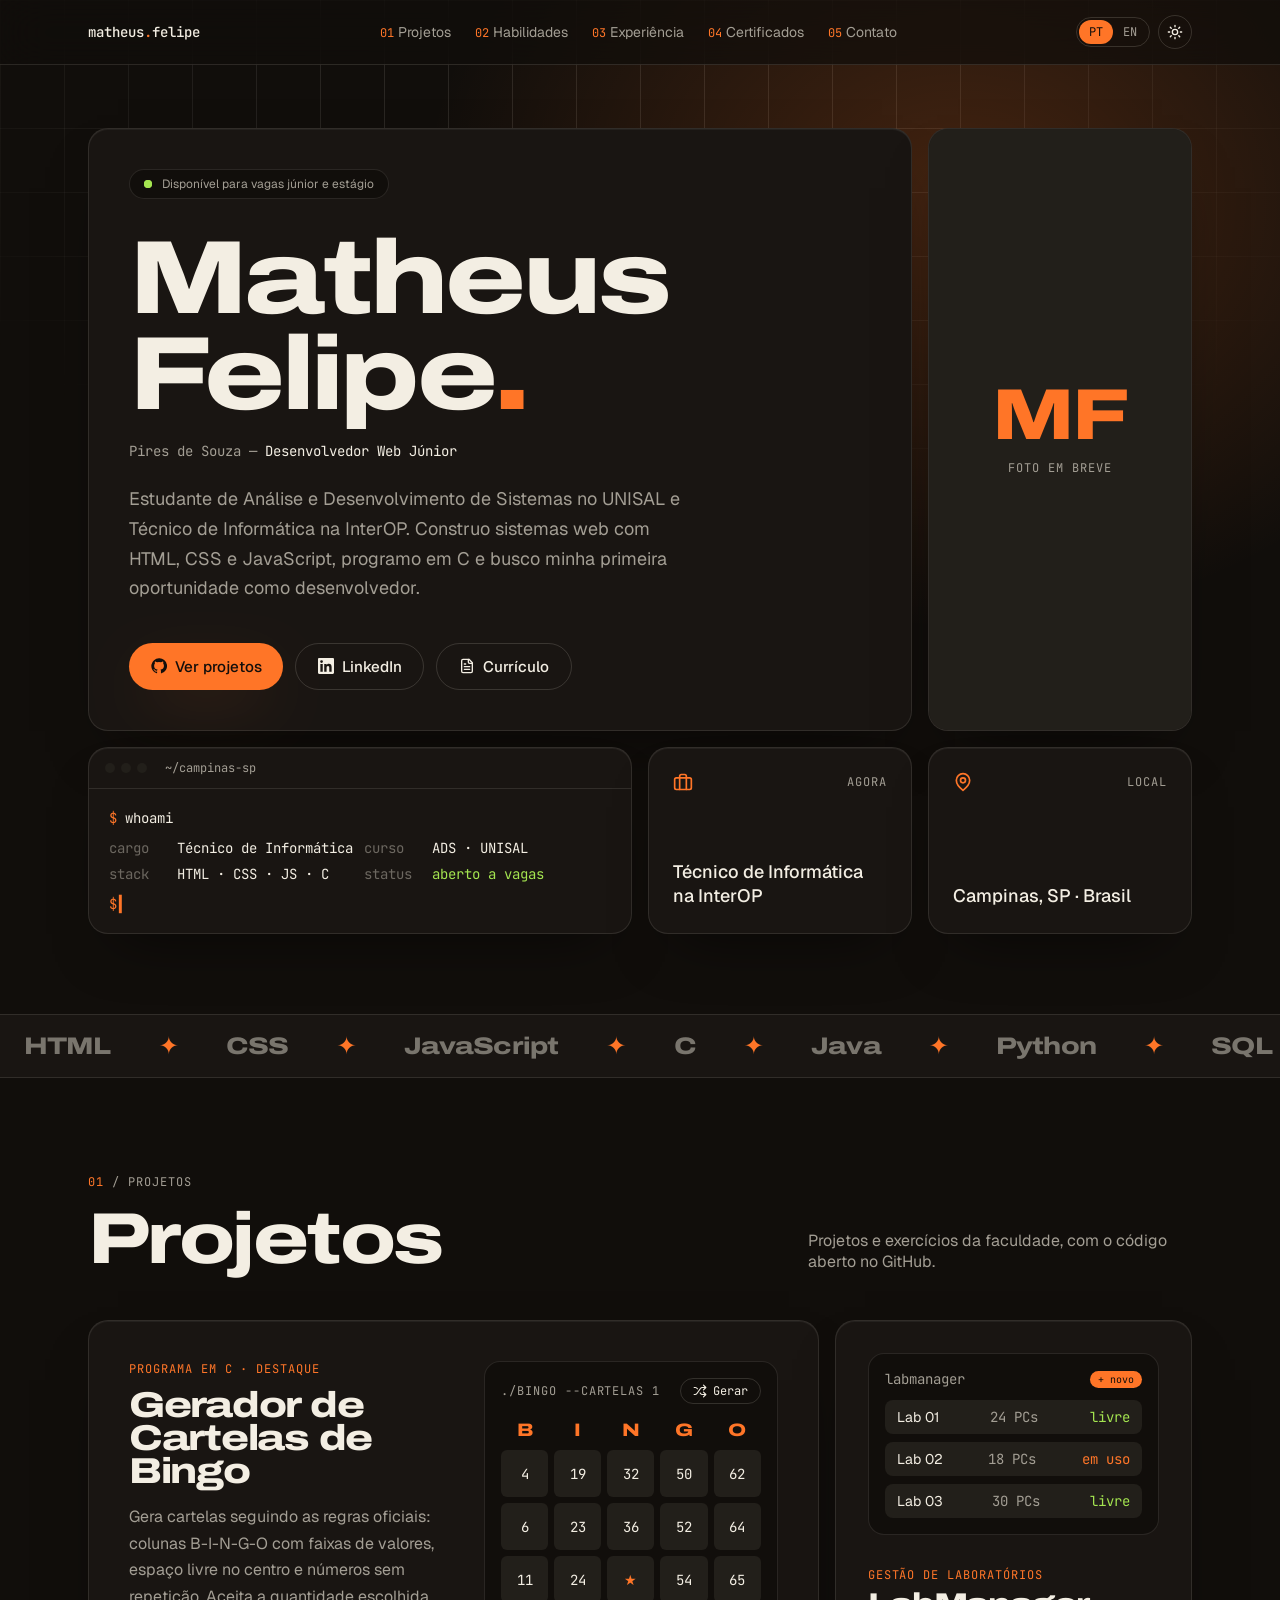
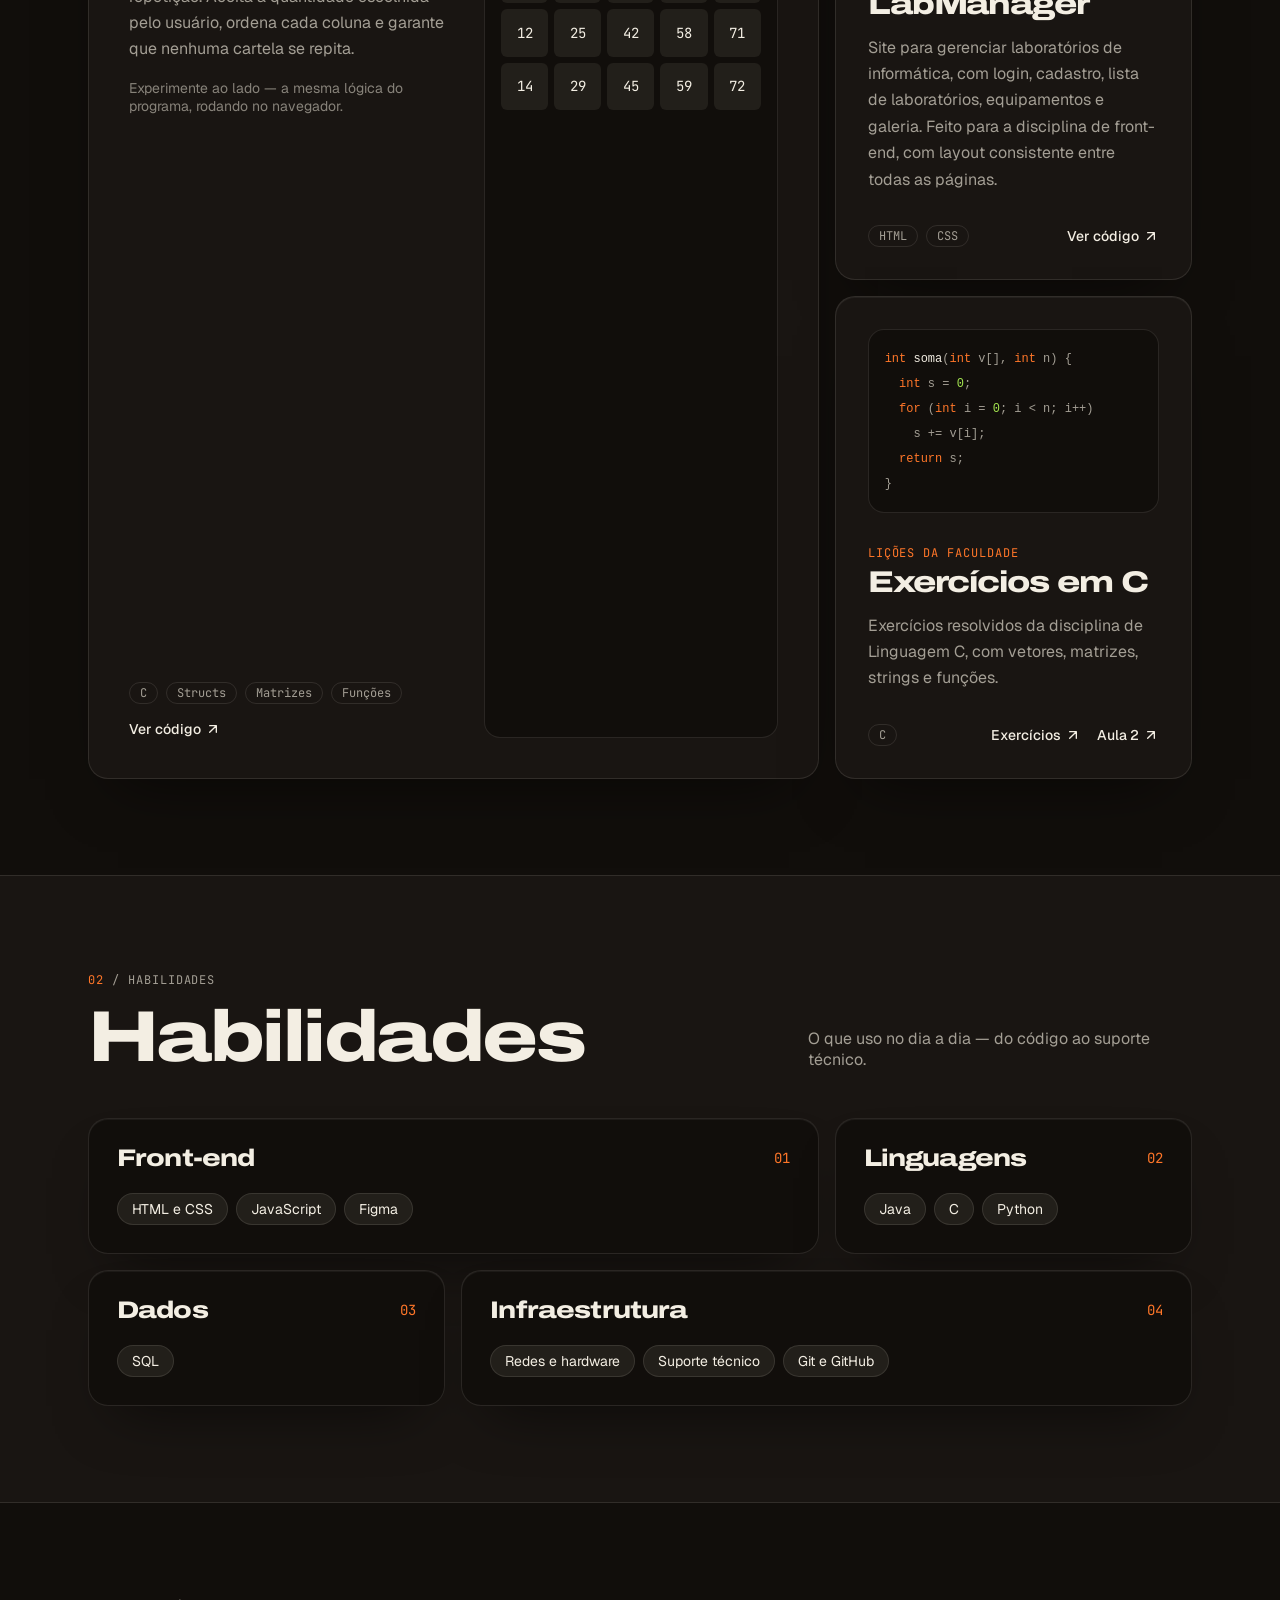
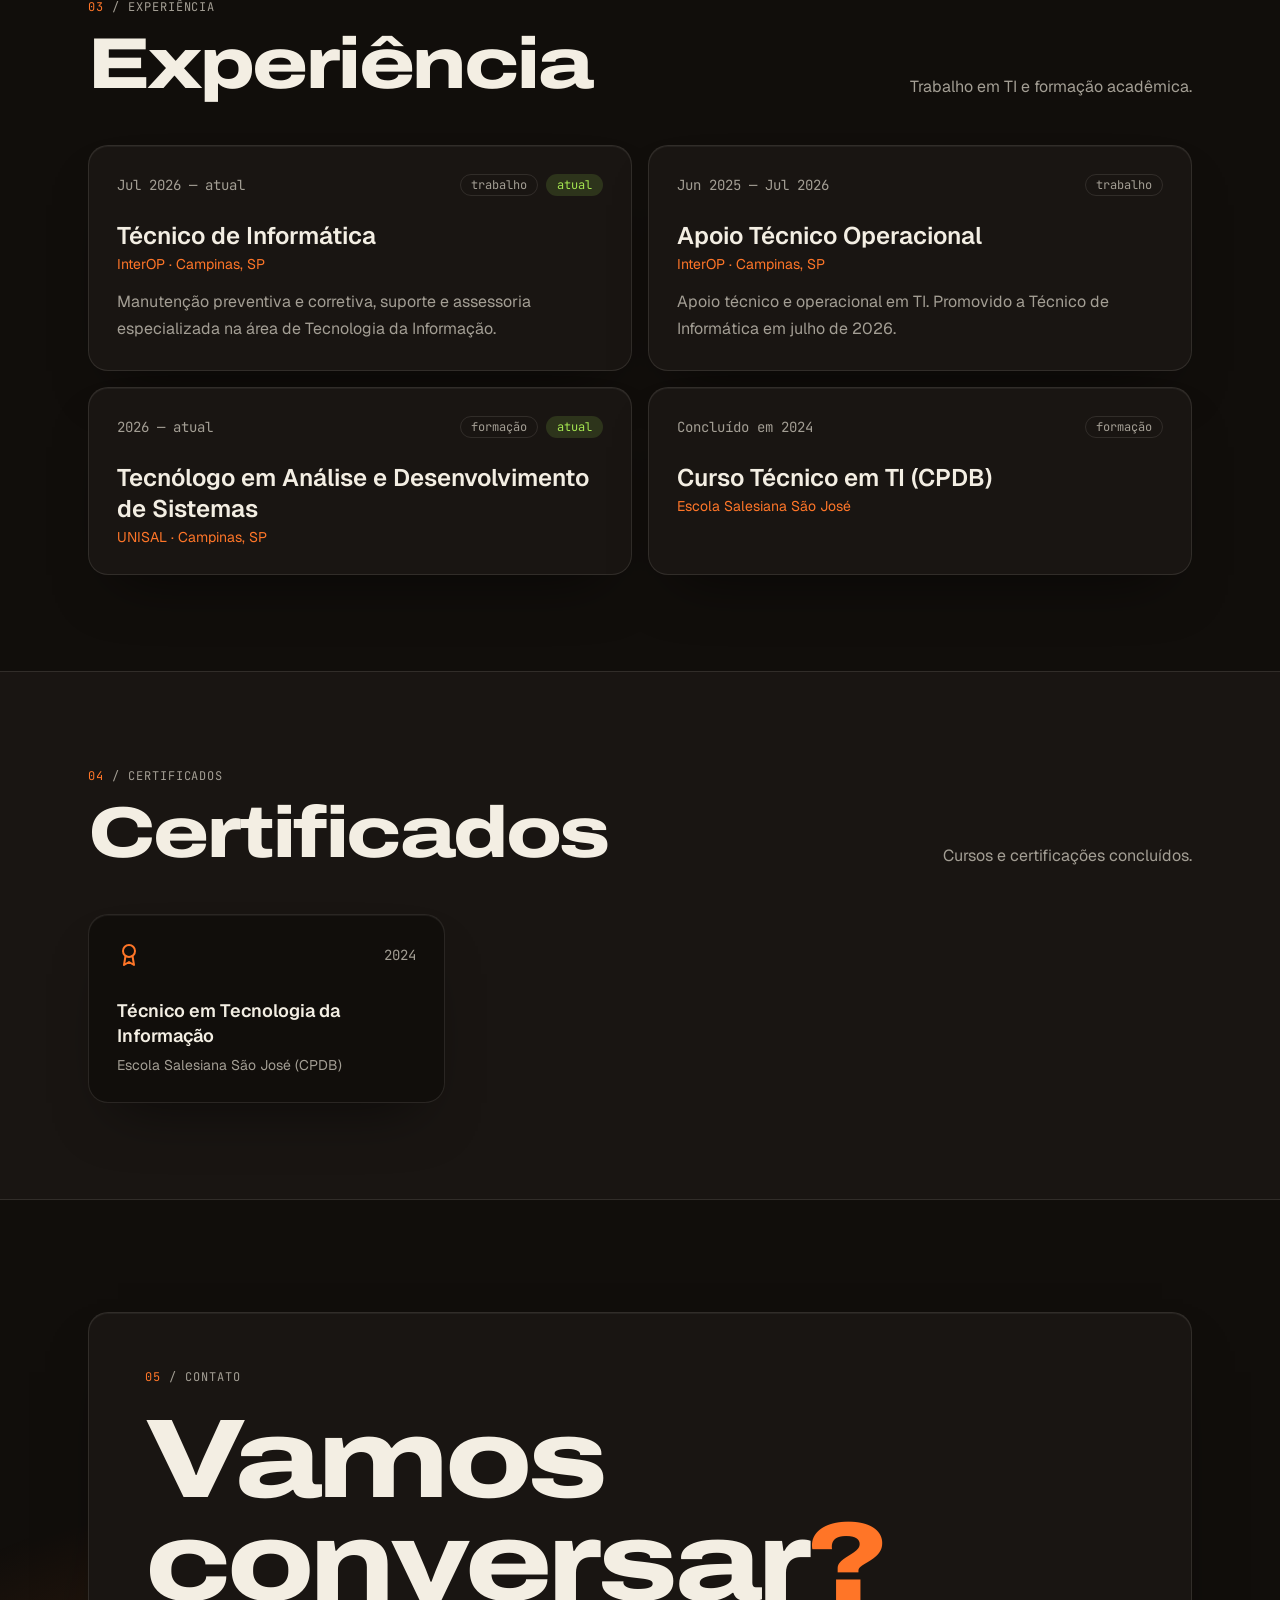
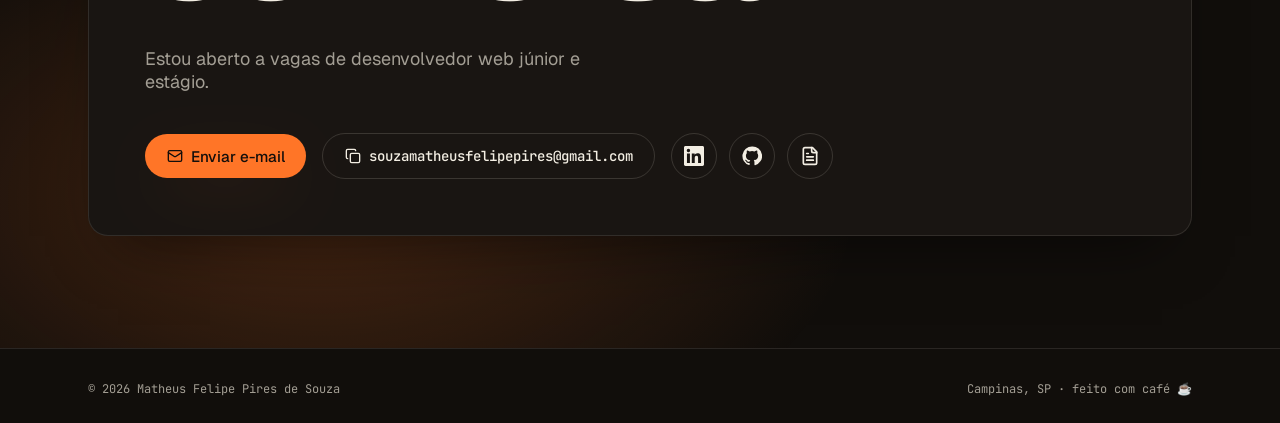
<file: index.html>
<!DOCTYPE html>
<html lang="pt-BR">
<head>
  <meta charset="UTF-8">
  <meta name="viewport" content="width=device-width, initial-scale=1">
  <title>Matheus Felipe — Desenvolvedor Web Júnior</title>
  <meta name="description" content="Portfólio de Matheus Felipe Pires de Souza, desenvolvedor web júnior em Campinas. Projetos em HTML, CSS, JavaScript e C.">
  <meta property="og:title" content="Matheus Felipe — Desenvolvedor Web Júnior">
  <meta property="og:description" content="Projetos, habilidades e experiência. Disponível para vagas júnior e estágio.">
  <meta property="og:type" content="website">
  <meta name="twitter:card" content="summary_large_image">
  <link rel="icon" href="favicon.ico">
  <link rel="preconnect" href="https://fonts.googleapis.com">
  <link rel="preconnect" href="https://fonts.gstatic.com" crossorigin>
  <link href="https://fonts.googleapis.com/css2?family=Archivo:wdth,wght@62..125,400..900&family=Geist:wght@300..700&family=JetBrains+Mono:wght@400;500&display=swap" rel="stylesheet">
  <link rel="stylesheet" href="style.css">
  <script>
    // Aplica o tema salvo antes de renderizar, para não piscar.
    try { if (localStorage.getItem("theme") === "light") document.documentElement.classList.add("light"); } catch (e) {}
  </script>
</head>
<body>

<header class="header">
  <div class="container header-inner">
    <a href="#" class="brand">matheus<span class="accent">.</span>felipe</a>
    <nav class="nav">
      <a href="#projetos"><span class="nav-n">01</span><span data-i18n="nav.projetos">Projetos</span></a>
      <a href="#habilidades"><span class="nav-n">02</span><span data-i18n="nav.habilidades">Habilidades</span></a>
      <a href="#experiencia"><span class="nav-n">03</span><span data-i18n="nav.experiencia">Experiência</span></a>
      <a href="#certificados"><span class="nav-n">04</span><span data-i18n="nav.certificados">Certificados</span></a>
      <a href="#contato"><span class="nav-n">05</span><span data-i18n="nav.contato">Contato</span></a>
    </nav>
    <div class="header-actions">
      <div class="lang-switch">
        <button type="button" class="lang-btn" data-lang="pt" aria-pressed="true">pt</button>
        <button type="button" class="lang-btn" data-lang="en" aria-pressed="false">en</button>
      </div>
      <button type="button" id="theme-toggle" class="btn btn-outline btn-icon" aria-label="Alternar tema" data-i18n-aria="theme">
        <svg class="icon icon-sun" viewBox="0 0 24 24" fill="none" stroke="currentColor" stroke-width="2" stroke-linecap="round" stroke-linejoin="round" aria-hidden="true"><circle cx="12" cy="12" r="4"/><path d="M12 2v2M12 20v2M4.93 4.93l1.41 1.41M17.66 17.66l1.41 1.41M2 12h2M20 12h2M6.34 17.66l-1.41 1.41M19.07 4.93l-1.41 1.41"/></svg>
        <svg class="icon icon-moon" viewBox="0 0 24 24" fill="none" stroke="currentColor" stroke-width="2" stroke-linecap="round" stroke-linejoin="round" aria-hidden="true"><path d="M12 3a6 6 0 0 0 9 9 9 9 0 1 1-9-9Z"/></svg>
      </button>
    </div>
  </div>
</header>

<main>
  <!-- HERO -->
  <section class="hero">
    <div class="bg-grid" aria-hidden="true"></div>
    <div class="bg-glow" aria-hidden="true"></div>
    <div class="container hero-grid">

      <div class="card-surface rise hero-main">
        <div class="status-pill">
          <span class="pulse-dot"></span>
          <span data-i18n="hero.status">Disponível para vagas júnior e estágio</span>
        </div>
        <h1 class="display hero-title">Matheus<br>Felipe<span class="accent">.</span></h1>
        <p class="hero-sub mono">Pires de Souza — <span class="fg" data-i18n="hero.role">Desenvolvedor Web Júnior</span></p>
        <p class="hero-text" data-i18n="hero.text">Estudante de Análise e Desenvolvimento de Sistemas no UNISAL e Técnico de Informática na InterOP. Construo sistemas web com HTML, CSS e JavaScript, programo em C e busco minha primeira oportunidade como desenvolvedor.</p>
        <div class="hero-actions">
          <a href="https://github.com/matheusfelipext?tab=repositories" target="_blank" rel="noopener" class="btn btn-primary">
            <svg class="icon" viewBox="0 0 24 24" fill="currentColor" aria-hidden="true"><path d="M12 .5a11.5 11.5 0 0 0-3.64 22.41c.58.1.79-.25.79-.56v-2c-3.2.7-3.87-1.37-3.87-1.37-.53-1.33-1.28-1.69-1.28-1.69-1.05-.71.08-.7.08-.7 1.16.08 1.77 1.19 1.77 1.19 1.03 1.77 2.7 1.26 3.36.96.1-.75.4-1.26.73-1.55-2.55-.29-5.24-1.28-5.24-5.69 0-1.26.45-2.29 1.19-3.1-.12-.29-.52-1.46.11-3.05 0 0 .97-.31 3.17 1.18a11 11 0 0 1 5.77 0c2.2-1.49 3.17-1.18 3.17-1.18.63 1.59.23 2.76.11 3.05.74.81 1.19 1.84 1.19 3.1 0 4.42-2.7 5.39-5.26 5.68.41.36.78 1.06.78 2.14v3.17c0 .31.21.67.8.56A11.5 11.5 0 0 0 12 .5Z"/></svg>
            <span data-i18n="hero.projects">Ver projetos</span>
          </a>
          <a href="https://www.linkedin.com/in/matheus-felipe-pires-de-souza-b083b6377/" target="_blank" rel="noopener" class="btn btn-outline">
            <svg class="icon" viewBox="0 0 24 24" fill="currentColor" aria-hidden="true"><path d="M20.45 20.45h-3.56v-5.57c0-1.33-.02-3.04-1.85-3.04-1.86 0-2.14 1.45-2.14 2.94v5.67H9.34V9h3.42v1.56h.05c.48-.9 1.64-1.85 3.37-1.85 3.6 0 4.27 2.37 4.27 5.46v6.28ZM5.34 7.43a2.06 2.06 0 1 1 0-4.13 2.06 2.06 0 0 1 0 4.13ZM7.12 20.45H3.56V9h3.56v11.45ZM22.22 0H1.77C.79 0 0 .77 0 1.73v20.54C0 23.23.79 24 1.77 24h20.45c.98 0 1.78-.77 1.78-1.73V1.73C24 .77 23.2 0 22.22 0Z"/></svg>
            LinkedIn
          </a>
          <a href="Curriculo_Matheus.pdf" target="_blank" rel="noopener" class="btn btn-outline">
            <svg class="icon" viewBox="0 0 24 24" fill="none" stroke="currentColor" stroke-width="2" stroke-linecap="round" stroke-linejoin="round" aria-hidden="true"><path d="M15 2H6a2 2 0 0 0-2 2v16a2 2 0 0 0 2 2h12a2 2 0 0 0 2-2V7Z"/><path d="M14 2v4a2 2 0 0 0 2 2h4M10 9H8M16 13H8M16 17H8"/></svg>
            <span data-i18n="hero.cv">Currículo</span>
          </a>
        </div>
      </div>

      <div class="card-surface rise lift hero-photo" style="animation-delay:80ms">
        <!-- Para mostrar sua foto: troque este bloco por <img src="foto.jpg" alt="Matheus Felipe"> -->
        <div class="photo-placeholder">
          <span class="display photo-initials">MF</span>
          <span class="label-mono" data-i18n="hero.photo">foto em breve</span>
        </div>
      </div>

      <div class="card-surface rise hero-terminal" style="animation-delay:160ms">
        <div class="term-bar">
          <span class="term-dot"></span><span class="term-dot"></span><span class="term-dot"></span>
          <span class="term-path mono">~/campinas-sp</span>
        </div>
        <div class="term-body mono">
          <p><span class="accent">$</span> <span class="fg">whoami</span></p>
          <dl class="term-list">
            <div><dt data-i18n="term.role">cargo</dt><dd class="fg" data-i18n="term.roleValue">Técnico de Informática</dd></div>
            <div><dt data-i18n="term.degree">curso</dt><dd class="fg">ADS · UNISAL</dd></div>
            <div><dt>stack</dt><dd class="fg">HTML · CSS · JS · C</dd></div>
            <div><dt>status</dt><dd class="success" data-i18n="term.status">aberto a vagas</dd></div>
          </dl>
          <p class="caret"><span class="accent">$</span></p>
        </div>
      </div>

      <div class="card-surface rise lift mini-card" style="animation-delay:240ms">
        <div class="mini-head">
          <svg class="icon icon-lg" viewBox="0 0 24 24" fill="none" stroke="currentColor" stroke-width="2" stroke-linecap="round" stroke-linejoin="round" aria-hidden="true"><rect x="2" y="7" width="20" height="14" rx="2"/><path d="M16 21V5a2 2 0 0 0-2-2h-4a2 2 0 0 0-2 2v16"/></svg>
          <span class="label-mono" data-i18n="mini.now">agora</span>
        </div>
        <p class="mini-text" data-i18n="mini.nowValue">Técnico de Informática na InterOP</p>
      </div>

      <div class="card-surface rise lift mini-card" style="animation-delay:320ms">
        <div class="mini-head">
          <svg class="icon icon-lg" viewBox="0 0 24 24" fill="none" stroke="currentColor" stroke-width="2" stroke-linecap="round" stroke-linejoin="round" aria-hidden="true"><path d="M20 10c0 6-8 12-8 12s-8-6-8-12a8 8 0 0 1 16 0Z"/><circle cx="12" cy="10" r="3"/></svg>
          <span class="label-mono" data-i18n="mini.local">local</span>
        </div>
        <p class="mini-text">Campinas, SP · Brasil</p>
      </div>
    </div>
  </section>

  <!-- MARQUEE -->
  <div class="marquee-wrap" aria-hidden="true">
    <div class="marquee" id="marquee"></div>
  </div>

  <!-- PROJETOS -->
  <section id="projetos" class="section container">
    <div class="section-head reveal">
      <div>
        <p class="label-mono"><span class="accent">01</span> / <span data-i18n="nav.projetos">Projetos</span></p>
        <h2 class="display section-title" data-i18n="nav.projetos">Projetos</h2>
      </div>
      <p class="section-sub" data-i18n="projects.sub">Projetos e exercícios da faculdade, com o código aberto no GitHub.</p>
    </div>

    <div class="projects-grid">
      <!-- Destaque: Bingo -->
      <div class="reveal project-featured">
        <article class="card-surface project-featured-inner">
          <div class="project-body">
            <p class="label-mono accent"><span data-i18n="bingo.kicker">Programa em C</span> · <span data-i18n="projects.featured">destaque</span></p>
            <h3 class="display project-title-lg" data-i18n="bingo.title">Gerador de Cartelas de Bingo</h3>
            <p class="muted project-desc" data-i18n="bingo.desc">Gera cartelas seguindo as regras oficiais: colunas B-I-N-G-O com faixas de valores, espaço livre no centro e números sem repetição. Aceita a quantidade escolhida pelo usuário, ordena cada coluna e garante que nenhuma cartela se repita.</p>
            <p class="muted small" data-i18n="bingo.try">Experimente ao lado — a mesma lógica do programa, rodando no navegador.</p>
            <div class="project-foot column">
              <ul class="tags"><li>C</li><li>Structs</li><li>Matrizes</li><li>Funções</li></ul>
              <div class="project-links">
                <a href="https://github.com/matheusfelipext/Bingo" target="_blank" rel="noopener"><span data-i18n="projects.code">Ver código</span><svg class="icon" viewBox="0 0 24 24" fill="none" stroke="currentColor" stroke-width="2" stroke-linecap="round" stroke-linejoin="round" aria-hidden="true"><path d="M7 17 17 7M7 7h10v10"/></svg></a>
              </div>
            </div>
          </div>

          <div class="preview bingo">
            <div class="preview-bar">
              <span class="label-mono">./bingo --cartelas 1</span>
              <button type="button" id="bingo-generate" class="chip-btn mono">
                <svg class="icon icon-sm" viewBox="0 0 24 24" fill="none" stroke="currentColor" stroke-width="2" stroke-linecap="round" stroke-linejoin="round" aria-hidden="true"><path d="M2 18h1.4c1.3 0 2.5-.6 3.3-1.7l6.1-8.6c.7-1.1 2-1.7 3.3-1.7H22M18 2l4 4-4 4M2 6h1.9c1.5 0 2.9.9 3.6 2.2M22 18h-5.9c-1.3 0-2.6-.7-3.3-1.8l-.5-.8M18 14l4 4-4 4"/></svg>
                <span data-i18n="bingo.generate">Gerar</span>
              </button>
            </div>
            <div class="bingo-grid" id="bingo-grid"></div>
          </div>
        </article>
      </div>

      <!-- LabManager -->
      <div class="reveal" style="transition-delay:80ms">
        <article class="card-surface lift project-card">
          <div class="preview" aria-hidden="true">
            <div class="preview-bar">
              <span class="mono muted small">labmanager</span>
              <span class="pill-primary mono">+ <span data-i18n="lab.new">novo</span></span>
            </div>
            <div class="lab-rows">
              <div class="lab-row"><span class="fg">Lab 01</span><span class="mono muted small">24 PCs</span><span class="mono small success" data-i18n="lab.free">livre</span></div>
              <div class="lab-row"><span class="fg">Lab 02</span><span class="mono muted small">18 PCs</span><span class="mono small accent" data-i18n="lab.inuse">em uso</span></div>
              <div class="lab-row"><span class="fg">Lab 03</span><span class="mono muted small">30 PCs</span><span class="mono small success" data-i18n="lab.free">livre</span></div>
            </div>
          </div>
          <p class="label-mono accent project-kicker" data-i18n="lab.kicker">Gestão de laboratórios</p>
          <h3 class="display project-title">LabManager</h3>
          <p class="muted project-desc" data-i18n="lab.desc">Site para gerenciar laboratórios de informática, com login, cadastro, lista de laboratórios, equipamentos e galeria. Feito para a disciplina de front-end, com layout consistente entre todas as páginas.</p>
          <div class="project-foot">
            <ul class="tags"><li>HTML</li><li>CSS</li></ul>
            <div class="project-links">
              <a href="https://github.com/matheusfelipext/Labmanager" target="_blank" rel="noopener"><span data-i18n="projects.code">Ver código</span><svg class="icon" viewBox="0 0 24 24" fill="none" stroke="currentColor" stroke-width="2" stroke-linecap="round" stroke-linejoin="round" aria-hidden="true"><path d="M7 17 17 7M7 7h10v10"/></svg></a>
            </div>
          </div>
        </article>
      </div>

      <!-- Exercícios em C -->
      <div class="reveal" style="transition-delay:160ms">
        <article class="card-surface lift project-card">
<pre class="preview code-preview mono" aria-hidden="true"><code><span class="accent">int</span> <span class="fg">soma</span>(<span class="accent">int</span> v[], <span class="accent">int</span> n) {
  <span class="accent">int</span> s = <span class="success">0</span>;
  <span class="accent">for</span> (<span class="accent">int</span> i = <span class="success">0</span>; i &lt; n; i++)
    s += v[i];
  <span class="accent">return</span> s;
}</code></pre>
          <p class="label-mono accent project-kicker" data-i18n="ex.kicker">Lições da faculdade</p>
          <h3 class="display project-title" data-i18n="ex.title">Exercícios em C</h3>
          <p class="muted project-desc" data-i18n="ex.desc">Exercícios resolvidos da disciplina de Linguagem C, com vetores, matrizes, strings e funções.</p>
          <div class="project-foot">
            <ul class="tags"><li>C</li></ul>
            <div class="project-links">
              <a href="https://github.com/matheusfelipext/exercicios_c" target="_blank" rel="noopener"><span data-i18n="ex.link1">Exercícios</span><svg class="icon" viewBox="0 0 24 24" fill="none" stroke="currentColor" stroke-width="2" stroke-linecap="round" stroke-linejoin="round" aria-hidden="true"><path d="M7 17 17 7M7 7h10v10"/></svg></a>
              <a href="https://github.com/matheusfelipext/Aula2_exercicios" target="_blank" rel="noopener"><span data-i18n="ex.link2">Aula 2</span><svg class="icon" viewBox="0 0 24 24" fill="none" stroke="currentColor" stroke-width="2" stroke-linecap="round" stroke-linejoin="round" aria-hidden="true"><path d="M7 17 17 7M7 7h10v10"/></svg></a>
            </div>
          </div>
        </article>
      </div>
    </div>
  </section>

  <!-- HABILIDADES -->
  <section id="habilidades" class="band">
    <div class="section container">
      <div class="section-head reveal">
        <div>
          <p class="label-mono"><span class="accent">02</span> / <span data-i18n="nav.habilidades">Habilidades</span></p>
          <h2 class="display section-title" data-i18n="nav.habilidades">Habilidades</h2>
        </div>
        <p class="section-sub" data-i18n="skills.sub">O que uso no dia a dia — do código ao suporte técnico.</p>
      </div>
      <div class="skills-grid">
        <div class="reveal span-2">
          <div class="card-surface lift skill-card">
            <div class="skill-head"><h3 class="display skill-title">Front-end</h3><span class="mono accent small">01</span></div>
            <ul class="chips"><li data-i18n="sk.htmlcss">HTML e CSS</li><li>JavaScript</li><li>Figma</li></ul>
          </div>
        </div>
        <div class="reveal" style="transition-delay:80ms">
          <div class="card-surface lift skill-card">
            <div class="skill-head"><h3 class="display skill-title" data-i18n="sk.langs">Linguagens</h3><span class="mono accent small">02</span></div>
            <ul class="chips"><li>Java</li><li>C</li><li>Python</li></ul>
          </div>
        </div>
        <div class="reveal" style="transition-delay:160ms">
          <div class="card-surface lift skill-card">
            <div class="skill-head"><h3 class="display skill-title" data-i18n="sk.data">Dados</h3><span class="mono accent small">03</span></div>
            <ul class="chips"><li>SQL</li></ul>
          </div>
        </div>
        <div class="reveal span-2" style="transition-delay:240ms">
          <div class="card-surface lift skill-card">
            <div class="skill-head"><h3 class="display skill-title" data-i18n="sk.infra">Infraestrutura</h3><span class="mono accent small">04</span></div>
            <ul class="chips"><li data-i18n="sk.net">Redes e hardware</li><li data-i18n="sk.support">Suporte técnico</li><li data-i18n="sk.git">Git e GitHub</li></ul>
          </div>
        </div>
      </div>
    </div>
  </section>

  <!-- EXPERIÊNCIA -->
  <section id="experiencia" class="section container">
    <div class="section-head reveal">
      <div>
        <p class="label-mono"><span class="accent">03</span> / <span data-i18n="nav.experiencia">Experiência</span></p>
        <h2 class="display section-title" data-i18n="nav.experiencia">Experiência</h2>
      </div>
      <p class="section-sub" data-i18n="exp.sub">Trabalho em TI e formação acadêmica.</p>
    </div>
    <div class="exp-grid">
      <div class="reveal">
        <div class="card-surface lift exp-card">
          <div class="exp-head">
            <p class="mono muted small" data-i18n="exp1.period">Jul 2026 — atual</p>
            <div class="exp-badges"><span class="tag" data-i18n="exp.work">trabalho</span><span class="tag tag-success" data-i18n="exp.current">atual</span></div>
          </div>
          <h3 class="exp-title" data-i18n="exp1.title">Técnico de Informática</h3>
          <p class="accent small">InterOP · Campinas, SP</p>
          <p class="muted exp-desc" data-i18n="exp1.desc">Manutenção preventiva e corretiva, suporte e assessoria especializada na área de Tecnologia da Informação.</p>
        </div>
      </div>
      <div class="reveal" style="transition-delay:60ms">
        <div class="card-surface lift exp-card">
          <div class="exp-head">
            <p class="mono muted small">Jun 2025 — Jul 2026</p>
            <div class="exp-badges"><span class="tag" data-i18n="exp.work">trabalho</span></div>
          </div>
          <h3 class="exp-title" data-i18n="exp2.title">Apoio Técnico Operacional</h3>
          <p class="accent small">InterOP · Campinas, SP</p>
          <p class="muted exp-desc" data-i18n="exp2.desc">Apoio técnico e operacional em TI. Promovido a Técnico de Informática em julho de 2026.</p>
        </div>
      </div>
      <div class="reveal" style="transition-delay:120ms">
        <div class="card-surface lift exp-card">
          <div class="exp-head">
            <p class="mono muted small" data-i18n="exp3.period">2026 — atual</p>
            <div class="exp-badges"><span class="tag" data-i18n="exp.edu">formação</span><span class="tag tag-success" data-i18n="exp.current">atual</span></div>
          </div>
          <h3 class="exp-title" data-i18n="exp3.title">Tecnólogo em Análise e Desenvolvimento de Sistemas</h3>
          <p class="accent small">UNISAL · Campinas, SP</p>
        </div>
      </div>
      <div class="reveal" style="transition-delay:180ms">
        <div class="card-surface lift exp-card">
          <div class="exp-head">
            <p class="mono muted small" data-i18n="exp4.period">Concluído em 2024</p>
            <div class="exp-badges"><span class="tag" data-i18n="exp.edu">formação</span></div>
          </div>
          <h3 class="exp-title" data-i18n="exp4.title">Curso Técnico em TI (CPDB)</h3>
          <p class="accent small">Escola Salesiana São José</p>
        </div>
      </div>
    </div>
  </section>

  <!-- CERTIFICADOS -->
  <section id="certificados" class="band">
    <div class="section container">
      <div class="section-head reveal">
        <div>
          <p class="label-mono"><span class="accent">04</span> / <span data-i18n="nav.certificados">Certificados</span></p>
          <h2 class="display section-title" data-i18n="nav.certificados">Certificados</h2>
        </div>
        <p class="section-sub" data-i18n="cert.sub">Cursos e certificações concluídos.</p>
      </div>
      <div class="cert-grid">
        <div class="reveal">
          <div class="card-surface lift cert-card">
            <div class="cert-head">
              <svg class="icon icon-xl accent" viewBox="0 0 24 24" fill="none" stroke="currentColor" stroke-width="2" stroke-linecap="round" stroke-linejoin="round" aria-hidden="true"><circle cx="12" cy="8" r="6"/><path d="m15.5 13 1.5 9-5-3-5 3 1.5-9"/></svg>
              <span class="mono muted small">2024</span>
            </div>
            <div>
              <h3 class="cert-title" data-i18n="cert1.title">Técnico em Tecnologia da Informação</h3>
              <p class="muted small cert-issuer">Escola Salesiana São José (CPDB)</p>
            </div>
          </div>
        </div>
      </div>
    </div>
  </section>

  <!-- CONTATO -->
  <section id="contato" class="contact">
    <div class="bg-glow flipped" aria-hidden="true"></div>
    <div class="container contact-inner">
      <div class="reveal">
        <div class="card-surface contact-card">
          <p class="label-mono"><span class="accent">05</span> / <span data-i18n="nav.contato">Contato</span></p>
          <h2 class="display contact-title"><span data-i18n="contact.l1">Vamos</span><br><span data-i18n="contact.l2">conversar</span><span class="accent">?</span></h2>
          <p class="muted contact-text" data-i18n="contact.text">Estou aberto a vagas de desenvolvedor web júnior e estágio.</p>
          <div class="contact-actions">
            <a href="mailto:souzamatheusfelipepires@gmail.com" class="btn btn-primary">
              <svg class="icon" viewBox="0 0 24 24" fill="none" stroke="currentColor" stroke-width="2" stroke-linecap="round" stroke-linejoin="round" aria-hidden="true"><rect x="2" y="4" width="20" height="16" rx="2"/><path d="m22 7-8.97 5.7a1.94 1.94 0 0 1-2.06 0L2 7"/></svg>
              <span data-i18n="contact.send">Enviar e-mail</span>
            </a>
            <button type="button" id="copy-email" class="btn btn-outline mono btn-copy">
              <svg class="icon icon-copy" viewBox="0 0 24 24" fill="none" stroke="currentColor" stroke-width="2" stroke-linecap="round" stroke-linejoin="round" aria-hidden="true"><rect x="8" y="8" width="14" height="14" rx="2"/><path d="M4 16c-1.1 0-2-.9-2-2V4c0-1.1.9-2 2-2h10c1.1 0 2 .9 2 2"/></svg>
              <svg class="icon icon-check success" viewBox="0 0 24 24" fill="none" stroke="currentColor" stroke-width="2" stroke-linecap="round" stroke-linejoin="round" aria-hidden="true"><path d="M20 6 9 17l-5-5"/></svg>
              <span class="copy-label">souzamatheusfelipepires@gmail.com</span>
            </button>
            <div class="contact-icons">
              <a href="https://www.linkedin.com/in/matheus-felipe-pires-de-souza-b083b6377/" target="_blank" rel="noopener" aria-label="LinkedIn" class="btn btn-outline btn-icon-lg">
                <svg class="icon icon-lg" viewBox="0 0 24 24" fill="currentColor" aria-hidden="true"><path d="M20.45 20.45h-3.56v-5.57c0-1.33-.02-3.04-1.85-3.04-1.86 0-2.14 1.45-2.14 2.94v5.67H9.34V9h3.42v1.56h.05c.48-.9 1.64-1.85 3.37-1.85 3.6 0 4.27 2.37 4.27 5.46v6.28ZM5.34 7.43a2.06 2.06 0 1 1 0-4.13 2.06 2.06 0 0 1 0 4.13ZM7.12 20.45H3.56V9h3.56v11.45ZM22.22 0H1.77C.79 0 0 .77 0 1.73v20.54C0 23.23.79 24 1.77 24h20.45c.98 0 1.78-.77 1.78-1.73V1.73C24 .77 23.2 0 22.22 0Z"/></svg>
              </a>
              <a href="https://github.com/matheusfelipext" target="_blank" rel="noopener" aria-label="GitHub" class="btn btn-outline btn-icon-lg">
                <svg class="icon icon-lg" viewBox="0 0 24 24" fill="currentColor" aria-hidden="true"><path d="M12 .5a11.5 11.5 0 0 0-3.64 22.41c.58.1.79-.25.79-.56v-2c-3.2.7-3.87-1.37-3.87-1.37-.53-1.33-1.28-1.69-1.28-1.69-1.05-.71.08-.7.08-.7 1.16.08 1.77 1.19 1.77 1.19 1.03 1.77 2.7 1.26 3.36.96.1-.75.4-1.26.73-1.55-2.55-.29-5.24-1.28-5.24-5.69 0-1.26.45-2.29 1.19-3.1-.12-.29-.52-1.46.11-3.05 0 0 .97-.31 3.17 1.18a11 11 0 0 1 5.77 0c2.2-1.49 3.17-1.18 3.17-1.18.63 1.59.23 2.76.11 3.05.74.81 1.19 1.84 1.19 3.1 0 4.42-2.7 5.39-5.26 5.68.41.36.78 1.06.78 2.14v3.17c0 .31.21.67.8.56A11.5 11.5 0 0 0 12 .5Z"/></svg>
              </a>
              <a href="Curriculo_Matheus.pdf" target="_blank" rel="noopener" aria-label="PDF" class="btn btn-outline btn-icon-lg">
                <svg class="icon icon-lg" viewBox="0 0 24 24" fill="none" stroke="currentColor" stroke-width="2" stroke-linecap="round" stroke-linejoin="round" aria-hidden="true"><path d="M15 2H6a2 2 0 0 0-2 2v16a2 2 0 0 0 2 2h12a2 2 0 0 0 2-2V7Z"/><path d="M14 2v4a2 2 0 0 0 2 2h4M10 9H8M16 13H8M16 17H8"/></svg>
              </a>
            </div>
          </div>
        </div>
      </div>
    </div>
  </section>
</main>

<footer class="footer">
  <div class="container footer-inner mono">
    <p>© 2026 Matheus Felipe Pires de Souza</p>
    <p>Campinas, SP · <span data-i18n="footer.coffee">feito com café</span> ☕</p>
  </div>
</footer>

<script src="script.js"></script>
</body>
</html>
</file>
<file: style.css>
/* =========================================================
   Portfólio — Matheus Felipe
   Design "Terminal editorial": fundo quase preto quente,
   texto creme, laranja como acento, lima para status.
   Display: Archivo (expandida) · Corpo: Geist · Rótulos: JetBrains Mono
   ========================================================= */

:root {
  --font-display: "Archivo", ui-sans-serif, system-ui, sans-serif;
  --font-sans: "Geist", ui-sans-serif, system-ui, sans-serif;
  --font-mono: "JetBrains Mono", ui-monospace, monospace;

  --radius: 0.75rem;
  --radius-xl: 1rem;
  --radius-2xl: 1.25rem;

  --background: oklch(0.165 0.008 70);
  --foreground: oklch(0.95 0.015 85);
  --surface: oklch(0.2 0.009 70);
  --surface-raised: oklch(0.24 0.01 70);
  --primary: oklch(0.72 0.19 45);
  --primary-foreground: oklch(0.17 0.01 60);
  --muted: oklch(0.24 0.01 70);
  --muted-foreground: oklch(0.7 0.015 80);
  --success: oklch(0.85 0.19 130);
  --border: oklch(0.95 0.015 85 / 11%);
  --input: oklch(0.95 0.015 85 / 15%);

  --gradient-glow: radial-gradient(60% 60% at 75% 20%, oklch(0.72 0.19 45 / 22%) 0%, transparent 70%);
  --shadow-glow: 0 20px 60px -20px oklch(0.72 0.19 45 / 55%);
  --shadow-card: 0 1px 0 0 oklch(1 0 0 / 5%) inset, 0 30px 60px -30px oklch(0 0 0 / 60%);
  color-scheme: dark;
}

html.light {
  --background: oklch(0.965 0.014 85);
  --foreground: oklch(0.2 0.012 60);
  --surface: oklch(0.99 0.006 85);
  --surface-raised: oklch(0.935 0.014 85);
  --primary: oklch(0.63 0.2 42);
  --primary-foreground: oklch(0.99 0.006 85);
  --muted: oklch(0.9 0.014 85);
  --muted-foreground: oklch(0.46 0.016 65);
  --success: oklch(0.58 0.17 135);
  --border: oklch(0.2 0.012 60 / 12%);
  --input: oklch(0.2 0.012 60 / 18%);
  --gradient-glow: radial-gradient(60% 60% at 75% 20%, oklch(0.72 0.19 45 / 16%) 0%, transparent 70%);
  --shadow-glow: 0 16px 40px -18px oklch(0.63 0.2 42 / 55%);
  --shadow-card: 0 1px 0 0 oklch(1 0 0 / 70%) inset, 0 20px 40px -28px oklch(0.3 0.02 60 / 35%);
  color-scheme: light;
}

/* ---------- Base ---------- */
*, *::before, *::after { box-sizing: border-box; border-color: var(--border); }
html { scroll-behavior: smooth; scroll-padding-top: 5rem; }
body {
  margin: 0;
  background: var(--background);
  color: var(--foreground);
  font-family: var(--font-sans);
  -webkit-font-smoothing: antialiased;
  overflow-x: hidden;
  min-height: 100vh;
}
::selection { background: var(--primary); color: var(--primary-foreground); }
a { color: inherit; text-decoration: none; }
button { font: inherit; color: inherit; background: none; border: 0; cursor: pointer; }
h1, h2, h3, p, dl, dd, dt, ul { margin: 0; }
ul { padding: 0; list-style: none; }
svg.icon { width: 1rem; height: 1rem; flex-shrink: 0; }
svg.icon-sm { width: .875rem; height: .875rem; }
svg.icon-lg { width: 1.25rem; height: 1.25rem; }
svg.icon-xl { width: 1.5rem; height: 1.5rem; }
:focus-visible { outline: 2px solid var(--primary); outline-offset: 3px; border-radius: 6px; }

/* ---------- Utilitários ---------- */
.container { max-width: 72rem; margin: 0 auto; padding: 0 1.5rem; }
.accent { color: var(--primary); }
.success { color: var(--success); }
.fg { color: var(--foreground); }
.muted { color: var(--muted-foreground); }
.mono { font-family: var(--font-mono); }
.small { font-size: .875rem; }

.label-mono {
  font-family: var(--font-mono);
  font-size: .75rem;
  letter-spacing: .08em;
  text-transform: uppercase;
  color: var(--muted-foreground);
}
.label-mono.accent { color: var(--primary); }

.display {
  font-family: var(--font-display);
  font-stretch: 125%;
  font-weight: 800;
  letter-spacing: -.035em;
  line-height: .92;
}

/* ---------- Botões ---------- */
.btn {
  display: inline-flex; align-items: center; gap: .5rem;
  border-radius: 999px; padding: .8rem 1.35rem;
  font-weight: 500; font-size: .95rem;
  transition: transform .2s ease, background-color .2s ease, box-shadow .2s ease, border-color .2s ease;
}
.btn:hover { transform: translateY(-2px); }
.btn-primary { background: var(--primary); color: var(--primary-foreground); box-shadow: var(--shadow-glow); }
.btn-outline { border: 1px solid var(--input); color: var(--foreground); }
.btn-outline:hover { border-color: var(--primary); background: var(--surface); }
.btn-icon { padding: .5rem; }
.btn-icon-lg { padding: .75rem; }
.btn-copy { font-size: .875rem; max-width: 100%; }
.btn-copy .copy-label { overflow: hidden; text-overflow: ellipsis; white-space: nowrap; }
.btn-copy .icon-check { display: none; }
.btn-copy.copied .icon-check { display: block; }
.btn-copy.copied .icon-copy { display: none; }

/* ---------- Cards ---------- */
.card-surface {
  background: var(--surface);
  border: 1px solid var(--border);
  border-radius: var(--radius-2xl);
  box-shadow: var(--shadow-card);
  position: relative;
  transition: transform .35s cubic-bezier(.2,.7,.2,1), border-color .3s ease;
}
.card-surface::before {
  content: ""; position: absolute; inset: 0; border-radius: inherit;
  pointer-events: none; opacity: 0; transition: opacity .3s ease;
  background: radial-gradient(420px circle at var(--mx, 50%) var(--my, 50%), oklch(0.72 0.19 45 / 14%), transparent 60%);
}
.card-surface:hover::before { opacity: 1; }
.card-surface:hover { border-color: oklch(0.72 0.19 45 / 35%); }
.lift:hover { transform: translateY(-4px); }

/* ---------- Header ---------- */
.header {
  position: fixed; inset: 0 0 auto 0; z-index: 50;
  border-bottom: 1px solid var(--border);
  background: color-mix(in oklch, var(--background) 70%, transparent);
  backdrop-filter: blur(24px); -webkit-backdrop-filter: blur(24px);
}
.header-inner { display: flex; align-items: center; justify-content: space-between; gap: 1rem; height: 4rem; }
.brand { font-family: var(--font-mono); font-size: .875rem; font-weight: 500; }
.nav { display: none; align-items: center; gap: 1.5rem; }
.nav a { font-size: .875rem; color: var(--muted-foreground); transition: color .2s; }
.nav a:hover { color: var(--foreground); }
.nav-n { margin-right: .25rem; font-family: var(--font-mono); font-size: .75rem; color: var(--primary); }
.header-actions { display: flex; align-items: center; gap: .5rem; }
.lang-switch { display: flex; border: 1px solid var(--input); border-radius: 999px; padding: 2px; font-family: var(--font-mono); font-size: .75rem; }
.lang-btn { border-radius: 999px; padding: .25rem .625rem; text-transform: uppercase; color: var(--muted-foreground); transition: color .2s, background-color .2s; }
.lang-btn:hover { color: var(--foreground); }
.lang-btn[aria-pressed="true"] { background: var(--primary); color: var(--primary-foreground); }
.icon-sun { display: none; }
html:not(.light) .icon-sun { display: block; }
html:not(.light) .icon-moon { display: none; }

/* ---------- Hero ---------- */
.hero { position: relative; padding: 7rem 0 5rem; }
.bg-grid {
  position: absolute; inset: 0; pointer-events: none;
  background-image: linear-gradient(var(--border) 1px, transparent 1px), linear-gradient(90deg, var(--border) 1px, transparent 1px);
  background-size: 64px 64px;
  -webkit-mask-image: radial-gradient(ellipse 80% 70% at 50% 0%, black 30%, transparent 80%);
  mask-image: radial-gradient(ellipse 80% 70% at 50% 0%, black 30%, transparent 80%);
}
.bg-glow { position: absolute; inset: 0; pointer-events: none; background: var(--gradient-glow); }
.bg-glow.flipped { transform: rotate(180deg); }
.hero-grid { position: relative; display: grid; gap: 1rem; }
.hero-main { display: flex; flex-direction: column; padding: 1.75rem; }
.status-pill {
  display: inline-flex; width: fit-content; align-items: center; gap: .625rem;
  border: 1px solid var(--border); background: var(--background);
  border-radius: 999px; padding: .375rem .875rem; margin-bottom: 2rem;
  font-size: .75rem; color: var(--muted-foreground);
}
.pulse-dot { position: relative; width: .5rem; height: .5rem; border-radius: 999px; background: var(--success); }
.pulse-dot::after { content: ""; position: absolute; inset: 0; border-radius: 999px; background: var(--success); animation: ping 1.8s cubic-bezier(0,0,.2,1) infinite; }
.hero-title { font-size: 14vw; }
.hero-sub { margin-top: 1.25rem; font-size: .875rem; color: var(--muted-foreground); }
.hero-text { margin-top: 1.5rem; max-width: 36rem; font-size: 1.125rem; line-height: 1.65; color: var(--muted-foreground); }
.hero-actions { margin-top: auto; display: flex; flex-wrap: wrap; gap: .75rem; padding-top: 2.5rem; }

.hero-photo { overflow: hidden; }
.hero-photo img { display: block; width: 100%; height: 100%; min-height: 18rem; object-fit: cover; }
.photo-placeholder { display: flex; flex-direction: column; align-items: center; justify-content: center; gap: .75rem; height: 100%; min-height: 18rem; background: var(--surface-raised); padding: 1.5rem; }
.photo-initials { font-size: 4.5rem; color: var(--primary); }

.hero-terminal { overflow: hidden; }
.term-bar { display: flex; align-items: center; gap: .375rem; border-bottom: 1px solid var(--border); padding: .75rem 1rem; }
.term-dot { width: .625rem; height: .625rem; border-radius: 999px; background: var(--muted); }
.term-path { margin-left: .75rem; font-size: .75rem; color: var(--muted-foreground); }
.term-body { padding: 1.25rem; font-size: .875rem; display: flex; flex-direction: column; gap: .75rem; }
.term-list { display: grid; gap: .5rem; color: var(--muted-foreground); }
.term-list > div { display: flex; gap: .75rem; }
.term-list dt { width: 3.5rem; flex-shrink: 0; opacity: .6; }
.caret::after { content: "▍"; margin-left: 2px; color: var(--primary); animation: blink 1s steps(1) infinite; }

.mini-card { display: flex; flex-direction: column; justify-content: space-between; gap: 1.5rem; padding: 1.5rem; }
.mini-head { display: flex; align-items: center; justify-content: space-between; color: var(--primary); }
.mini-text { font-size: 1.125rem; font-weight: 500; line-height: 1.35; }

/* ---------- Marquee ---------- */
.marquee-wrap { border-top: 1px solid var(--border); border-bottom: 1px solid var(--border); background: var(--surface); padding: 1.25rem 0; overflow: hidden; }
.marquee { display: flex; width: max-content; animation: marquee 32s linear infinite; }
.marquee span { display: flex; align-items: center; padding: 0 1.5rem; font-size: 1.5rem; color: color-mix(in oklch, var(--muted-foreground) 70%, transparent); }
.marquee span i { margin-left: 3rem; font-style: normal; color: var(--primary); }

/* ---------- Seções ---------- */
.section { padding: 6rem 1.5rem; }
.band { border-top: 1px solid var(--border); border-bottom: 1px solid var(--border); background: var(--surface); }
.band .card-surface { background: var(--background); }
.section-head { margin-bottom: 3rem; display: flex; flex-direction: column; gap: 1rem; }
.section-head .label-mono { margin-bottom: 1rem; }
.section-title { font-size: 3rem; }
.section-sub { max-width: 24rem; color: var(--muted-foreground); }

/* ---------- Projetos ---------- */
.projects-grid { display: grid; gap: 1rem; }
.project-featured-inner { display: grid; gap: 2rem; padding: 1.5rem; height: 100%; }
.project-body { display: flex; flex-direction: column; }
.project-body .label-mono { margin-bottom: .75rem; }
.project-title-lg { font-size: 1.875rem; }
.project-title { font-size: 1.5rem; }
.project-kicker { margin: 2rem 0 .5rem; }
.project-desc { margin-top: 1rem; line-height: 1.65; }
.project-body .small { margin-top: 1rem; color: color-mix(in oklch, var(--muted-foreground) 80%, transparent); }
.project-card { display: flex; flex-direction: column; height: 100%; padding: 1.5rem; }
.project-foot { margin-top: auto; padding-top: 2rem; display: flex; flex-wrap: wrap; align-items: center; justify-content: space-between; gap: 1rem; }
.project-foot.column { flex-direction: column; align-items: flex-start; }
.tags { display: flex; flex-wrap: wrap; gap: .5rem; }
.tags li, .tag { border: 1px solid var(--border); border-radius: 999px; padding: .125rem .625rem; font-family: var(--font-mono); font-size: .75rem; color: var(--muted-foreground); }
.tag-success { border-color: transparent; background: color-mix(in oklch, var(--success) 15%, transparent); color: var(--success); }
.project-links { display: flex; flex-wrap: wrap; gap: 1rem; }
.project-links a { display: inline-flex; align-items: center; gap: .25rem; font-size: .875rem; font-weight: 500; transition: color .2s; }
.project-links a:hover { color: var(--primary); }
.project-links a svg { transition: transform .2s; }
.project-links a:hover svg { transform: translate(2px, -2px); }

.preview { border: 1px solid var(--border); border-radius: var(--radius-xl); background: var(--background); padding: 1rem; }
.preview-bar { display: flex; align-items: center; justify-content: space-between; gap: .5rem; margin-bottom: .75rem; }
.preview-bar .label-mono { white-space: nowrap; }
.pill-primary { border-radius: 999px; background: var(--primary); color: var(--primary-foreground); padding: .125rem .5rem; font-size: 10px; }
.lab-rows { display: flex; flex-direction: column; gap: .5rem; }
.lab-row { display: flex; align-items: center; justify-content: space-between; border-radius: .5rem; background: var(--surface-raised); padding: .5rem .75rem; font-size: .875rem; }
.code-preview { overflow: hidden; margin: 0; font-size: .75rem; line-height: 1.5rem; color: var(--muted-foreground); }

.chip-btn { display: inline-flex; align-items: center; gap: .375rem; border: 1px solid var(--input); border-radius: 999px; padding: .25rem .75rem; font-size: .75rem; transition: color .2s, border-color .2s; }
.chip-btn:hover { border-color: var(--primary); color: var(--primary); }
.bingo-grid { display: grid; grid-template-columns: repeat(5, 1fr); gap: .375rem; }
.bingo-letter { font-family: var(--font-display); font-stretch: 125%; font-weight: 800; padding: .25rem 0; text-align: center; font-size: 1.125rem; color: var(--primary); }
.bingo-cell { display: flex; aspect-ratio: 1; align-items: center; justify-content: center; border-radius: .375rem; background: var(--surface-raised); font-family: var(--font-mono); font-size: .875rem; }

/* ---------- Habilidades ---------- */
.skills-grid { display: grid; gap: 1rem; }
.skill-card { height: 100%; padding: 1.75rem; }
.skill-head { display: flex; align-items: center; justify-content: space-between; }
.skill-title { font-size: 1.5rem; }
.chips { margin-top: 1.5rem; display: flex; flex-wrap: wrap; gap: .5rem; }
.chips li { border: 1px solid var(--border); border-radius: 999px; background: var(--surface-raised); padding: .375rem .875rem; font-size: .875rem; transition: color .2s, border-color .2s; }
.chips li:hover { border-color: var(--primary); color: var(--primary); }

/* ---------- Experiência ---------- */
.exp-grid { display: grid; gap: 1rem; }
.exp-card { display: flex; flex-direction: column; height: 100%; padding: 1.75rem; }
.exp-head { display: flex; align-items: center; justify-content: space-between; gap: .75rem; }
.exp-badges { display: flex; gap: .5rem; }
.exp-title { margin-top: 1.5rem; font-size: 1.25rem; font-weight: 600; }
.exp-card .accent.small { margin-top: .25rem; }
.exp-desc { margin-top: 1rem; line-height: 1.65; }

/* ---------- Certificados ---------- */
.cert-grid { display: grid; gap: 1rem; }
.cert-card { display: flex; flex-direction: column; gap: 2rem; height: 100%; padding: 1.75rem; }
.cert-head { display: flex; align-items: center; justify-content: space-between; }
.cert-title { font-size: 1.125rem; font-weight: 600; line-height: 1.35; }
.cert-issuer { margin-top: .5rem; }

/* ---------- Contato ---------- */
.contact { position: relative; overflow: hidden; }
.contact-inner { position: relative; padding-top: 7rem; padding-bottom: 7rem; }
.contact-card { padding: 2rem; }
.contact-card .label-mono { margin-bottom: 1.5rem; }
.contact-title { font-size: 13vw; }
.contact-text { margin-top: 2rem; max-width: 28rem; font-size: 1.125rem; }
.contact-actions { margin-top: 2.5rem; display: flex; flex-direction: column; gap: 1rem; }
.contact-icons { display: flex; gap: .75rem; }

/* ---------- Footer ---------- */
.footer { border-top: 1px solid var(--border); }
.footer-inner { display: flex; flex-direction: column; align-items: center; justify-content: space-between; gap: .5rem; padding-top: 2rem; padding-bottom: 2rem; font-size: .75rem; color: var(--muted-foreground); }

/* ---------- Animações ---------- */
.reveal { opacity: 0; transform: translateY(24px); transition: opacity .8s cubic-bezier(.2,.7,.2,1), transform .8s cubic-bezier(.2,.7,.2,1); }
.reveal.is-visible { opacity: 1; transform: none; }
.rise { animation: rise .9s cubic-bezier(.2,.7,.2,1) both; }

@keyframes marquee { to { transform: translateX(-50%); } }
@keyframes blink { 50% { opacity: 0; } }
@keyframes ping { 75%, 100% { transform: scale(2.4); opacity: 0; } }
@keyframes rise { from { opacity: 0; transform: translateY(30px); } to { opacity: 1; transform: none; } }

@media (prefers-reduced-motion: reduce) {
  .reveal { opacity: 1; transform: none; }
  .marquee, .rise, .pulse-dot::after, .bingo-cell { animation: none !important; }
  .lift:hover { transform: none; }
}

/* ---------- Responsivo ---------- */
@media (min-width: 640px) {
  .hero-title { font-size: 4.5rem; }
  .contact-title { font-size: 4.5rem; }
  .cert-grid { grid-template-columns: repeat(2, 1fr); }
  .contact-actions { flex-direction: row; flex-wrap: wrap; align-items: center; }
  .term-list { grid-template-columns: repeat(2, 1fr); }
  .footer-inner { flex-direction: row; }
}
@media (min-width: 768px) {
  .hero { padding-top: 8rem; }
  .hero-grid { grid-template-columns: repeat(4, 1fr); }
  .hero-main { grid-column: span 3; grid-row: span 2; padding: 2.5rem; }
  .hero-photo { grid-row: span 2; }
  .hero-terminal { grid-column: span 2; }
  .section-head { flex-direction: row; align-items: flex-end; justify-content: space-between; }
  .section-title { font-size: 4.5rem; }
  .projects-grid { grid-template-columns: repeat(3, 1fr); }
  .project-featured { grid-column: span 2; grid-row: span 2; }
  .project-featured-inner { padding: 2.5rem; }
  .project-title-lg { font-size: 2.25rem; }
  .project-title { font-size: 1.875rem; }
  .project-card { padding: 2rem; }
  .skills-grid { grid-template-columns: repeat(3, 1fr); }
  .span-2 { grid-column: span 2; }
  .exp-grid { grid-template-columns: repeat(2, 1fr); }
  .exp-title { font-size: 1.5rem; }
  .contact-card { padding: 3.5rem; }
  .contact-title { font-size: 7rem; }
}
@media (min-width: 1024px) {
  .nav { display: flex; }
  .hero-title { font-size: 6.5rem; }
  .project-featured-inner { grid-template-columns: 1.1fr 1fr; }
  .cert-grid { grid-template-columns: repeat(3, 1fr); }
}
</file>
